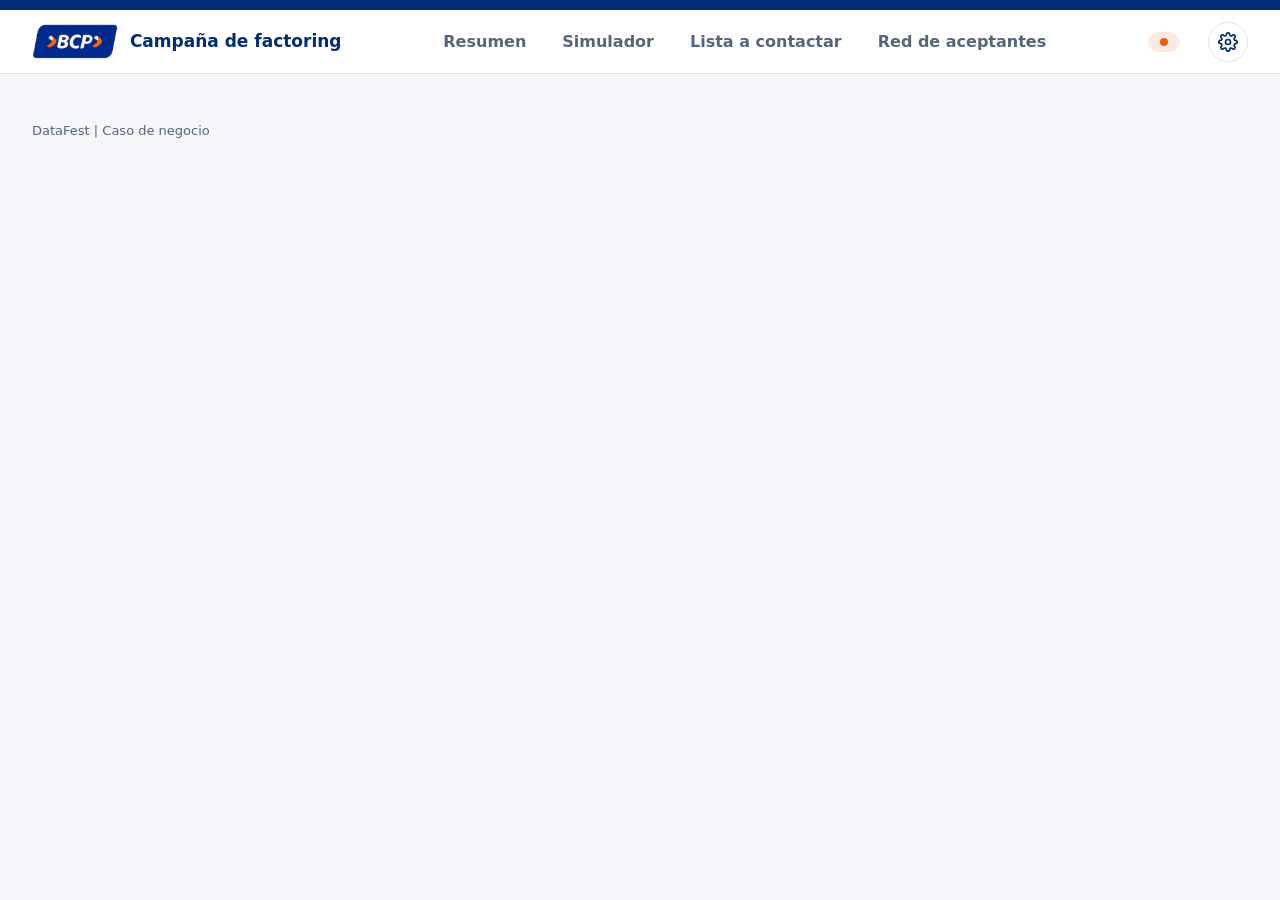
<file: index.html>
<!doctype html>
<html lang="es">
<head>
<meta charset="utf-8">
<meta name="viewport" content="width=device-width, initial-scale=1">
<title>Campaña Factoring</title>
<meta http-equiv="refresh" content="0; url=dashboard/index.html">
<style>body{margin:0;padding:32px 16px;background:#F5F7FA;color:#1D2939;font:16px/1.45 "Segoe UI",system-ui,sans-serif}a{color:#0B5CAB}</style>
</head>
<body>
<p>Abriendo el dashboard. Si no carga, <a href="dashboard/index.html">ábrelo aquí</a>.</p>
</body>
</html>
</file>
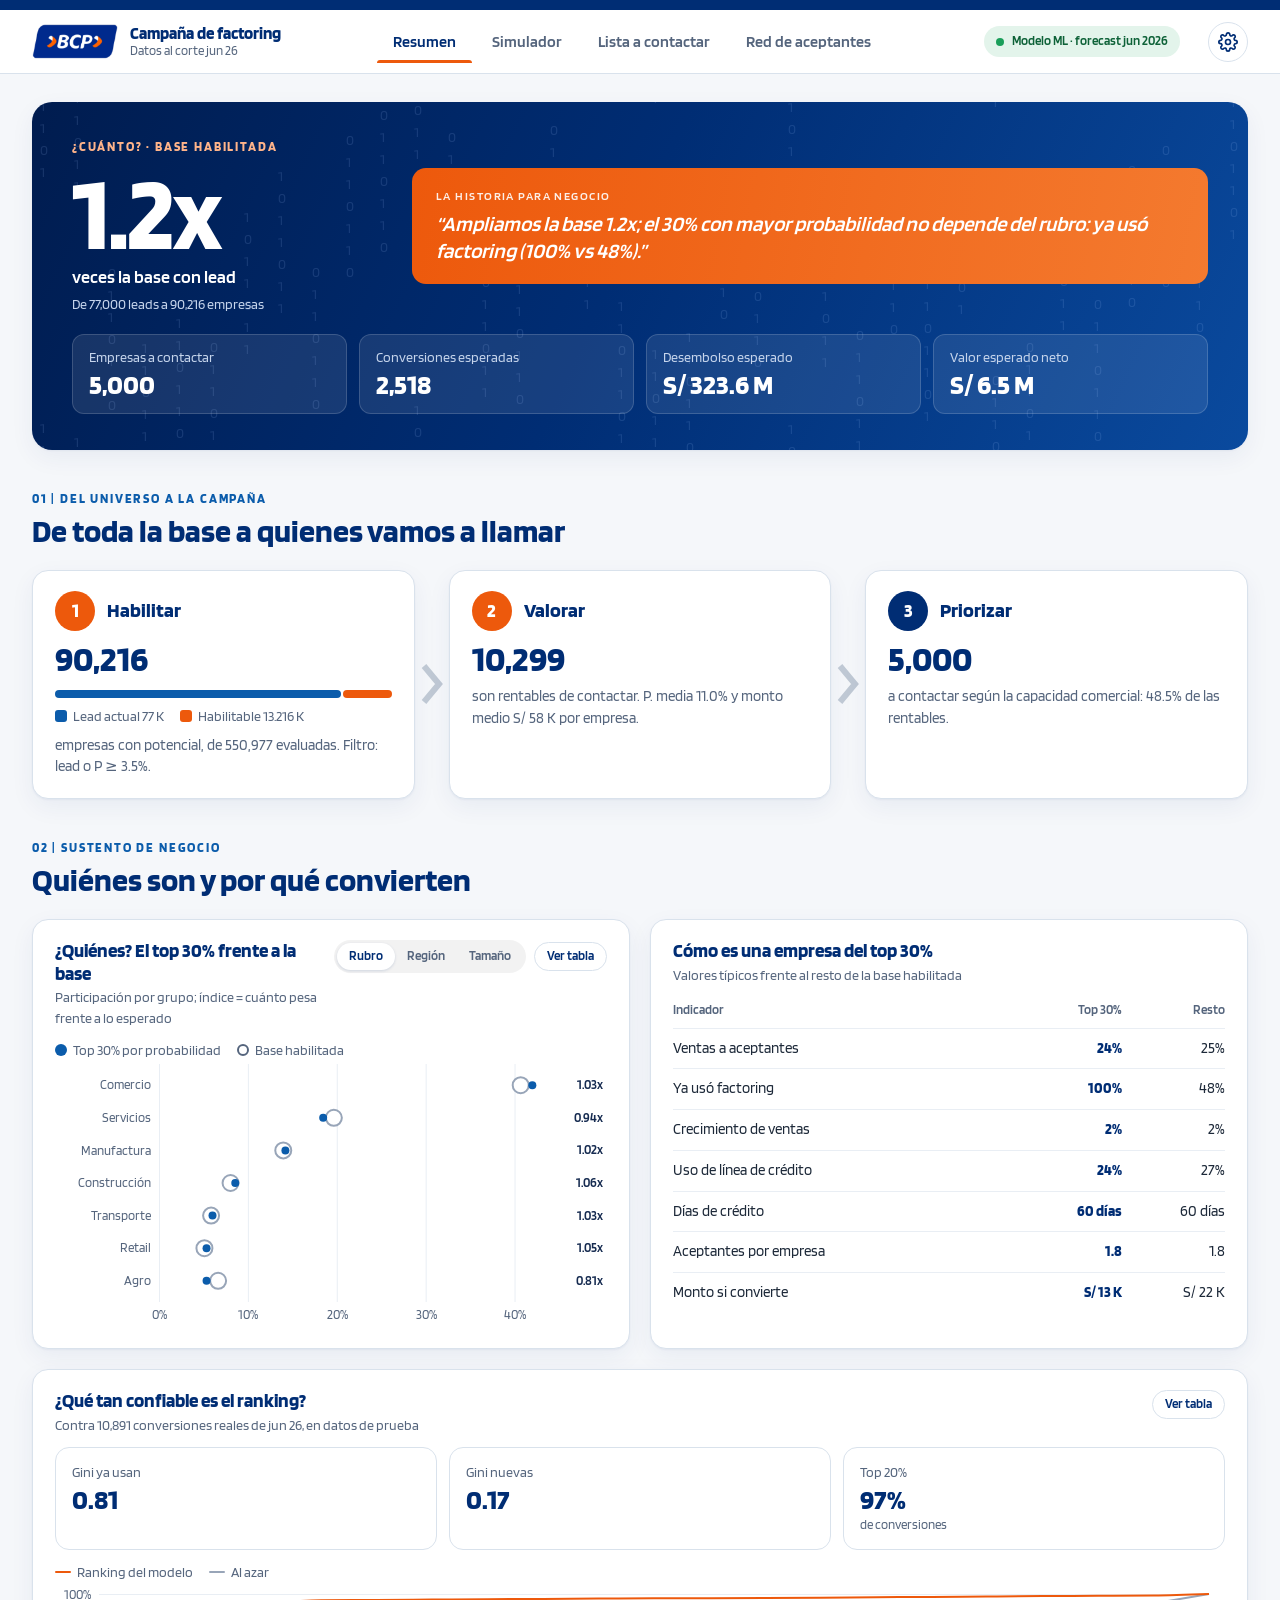
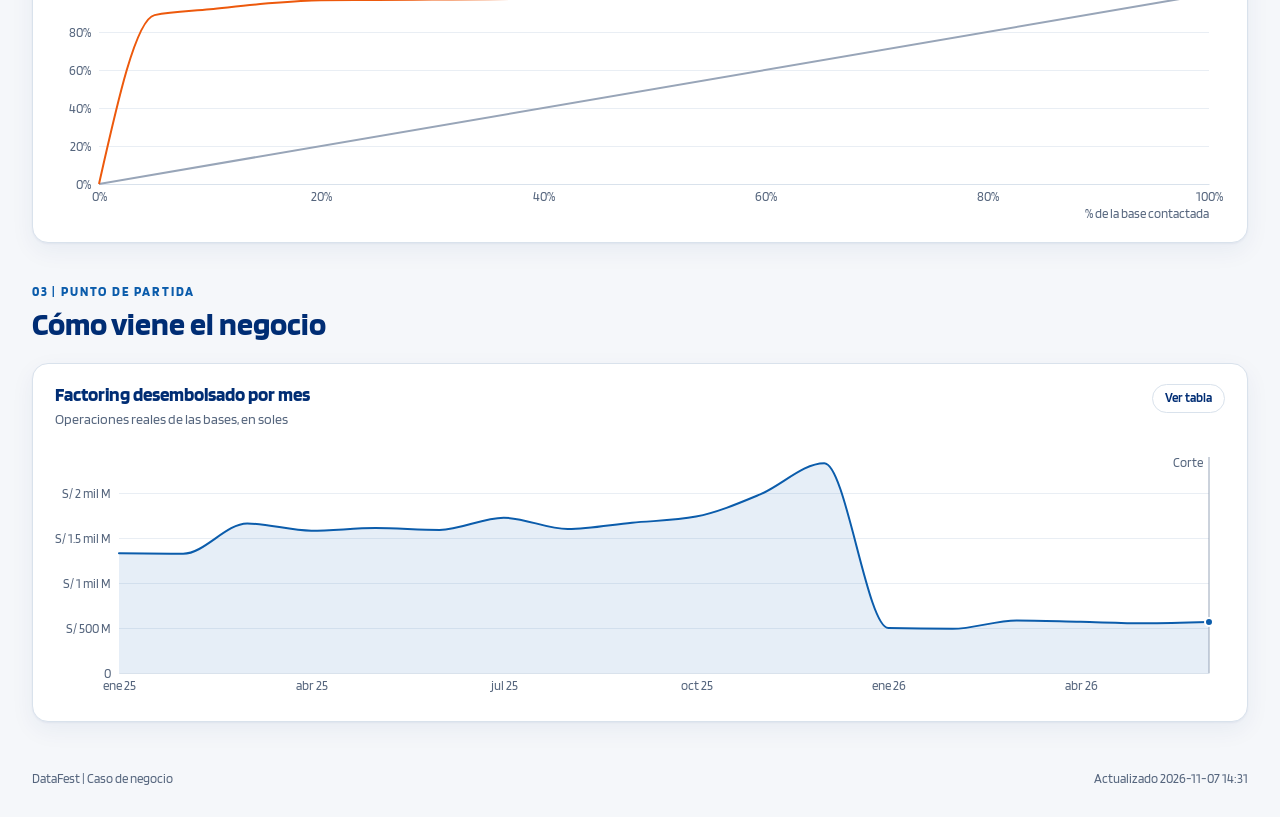
<file: dashboard/index.html>
<!doctype html>
<html lang="es">
<head>
<meta charset="utf-8">
<meta name="viewport" content="width=device-width, initial-scale=1">
<title>Campaña Factoring</title>
<link rel="stylesheet" href="assets/styles.css">
</head>
<body>
<div class="topband"></div>
<header class="appbar">
  <div class="brand">
    <img src="assets/logo-bcp.png" alt="BCP" width="87" height="35">
    <div class="brand-text"><strong id="brandTitulo">Campaña de factoring</strong><span id="brandSub"></span></div>
  </div>
  <nav class="tabs" role="tablist" aria-label="Secciones">
    <button role="tab" data-view="resumen">Resumen</button>
    <button role="tab" data-view="simulador">Simulador</button>
    <button role="tab" data-view="lista">Lista a contactar</button>
    <button role="tab" data-view="red">Red de aceptantes</button>
    <span class="tab-ink" aria-hidden="true"></span>
  </nav>
  <div id="modelBadge" class="badge"></div>
  <button id="btnAjustes" class="cfg-btn" type="button" aria-label="Ajustes del dashboard" title="Ajustes" aria-expanded="false" aria-controls="ajustes"><svg viewBox="0 0 24 24" width="20" height="20" fill="none" stroke="currentColor" stroke-width="2" stroke-linecap="round" stroke-linejoin="round" aria-hidden="true"><circle cx="12" cy="12" r="3"/><path d="M19.4 15a1.7 1.7 0 0 0 .3 1.9l.1.1a2 2 0 1 1-2.8 2.8l-.1-.1a1.7 1.7 0 0 0-2.9 1.2V21a2 2 0 1 1-4 0v-.1a1.7 1.7 0 0 0-2.9-1.2l-.1.1a2 2 0 1 1-2.8-2.8l.1-.1a1.7 1.7 0 0 0-1.2-2.9H3a2 2 0 1 1 0-4h.1a1.7 1.7 0 0 0 1.2-2.9l-.1-.1a2 2 0 1 1 2.8-2.8l.1.1a1.7 1.7 0 0 0 1.9.3h.1a1.7 1.7 0 0 0 1-1.5V3a2 2 0 1 1 4 0v.1a1.7 1.7 0 0 0 2.9 1.2l.1-.1a2 2 0 1 1 2.8 2.8l-.1.1a1.7 1.7 0 0 0-.3 1.9v.1a1.7 1.7 0 0 0 1.5 1H21a2 2 0 1 1 0 4h-.1a1.7 1.7 0 0 0-1.5 1z"/></svg></button>
</header>

<main>
  <section id="view-resumen" class="view" hidden></section>
  <section id="view-simulador" class="view" hidden></section>
  <section id="view-lista" class="view" hidden></section>
  <section id="view-red" class="view" hidden></section>
</main>

<footer class="foot">
  <span id="footMarca">DataFest | Caso de negocio</span>
  <span id="footInfo"></span>
</footer>

<div id="tooltip" class="tooltip" role="status" hidden></div>
<div id="scrim" class="scrim" hidden></div>
<aside id="drawer" class="drawer" aria-label="Ficha de empresa" aria-hidden="true" tabindex="-1"></aside>
<aside id="ajustes" class="drawer" role="dialog" aria-label="Ajustes del dashboard" aria-hidden="true" tabindex="-1"></aside>

<script src="vendor/d3.min.js"></script>
<script src="inputs/meta.js"></script>
<script src="inputs/resumen.js"></script>
<script src="inputs/simulador.js"></script>
<script src="inputs/lista.js"></script>
<script src="inputs/red.js"></script>
<script src="inputs/ajustes.js"></script>
<script src="assets/app.js"></script>
</body>
</html>
</file>
<file: dashboard/assets/styles.css>
@font-face{font-family:Blinker;font-weight:400;font-display:swap;src:url(../vendor/fonts/blinker-400.woff2) format("woff2")}
@font-face{font-family:Blinker;font-weight:600;font-display:swap;src:url(../vendor/fonts/blinker-600.woff2) format("woff2")}
@font-face{font-family:Blinker;font-weight:700;font-display:swap;src:url(../vendor/fonts/blinker-700.woff2) format("woff2")}

:root{
  --navy:#002D74;--navy-deep:#001C4F;--blue:#0B5CAB;--orange:#ED590C;--orange-ink:#C2470A;--green:#1A9E5A;
  --ink:#172C51;--text:#1D2939;--muted:#55657D;--line:#D9E2EC;--line-soft:#E9EEF4;
  --bg:#F5F7FA;--surface:#FFFFFF;--wash:#E8F1FA;--gray-fill:#F2F2F2;--neutral:#98A5B8;
  --g-a:#0B5CAB;--g-b:#ED590C;--g-c:#1A9E5A;
  --radius:16px;--shadow:0 1px 2px rgba(0,45,116,.05),0 8px 24px rgba(0,45,116,.06);
  --ease:cubic-bezier(.2,.8,.2,1);
}
*{box-sizing:border-box}
html{scroll-behavior:smooth}
body{margin:0;background:var(--bg);color:var(--text);font:400 16px/1.45 Blinker,"Segoe UI",system-ui,sans-serif;-webkit-font-smoothing:antialiased}
button,input,select{font:inherit;color:inherit}
h1,h2,h3,p{margin:0}
.num{font-variant-numeric:tabular-nums}
[hidden],[data-off]{display:none!important}

/* Barra superior: misma banda navy de las laminas de contenido */
.topband{height:10px;background:var(--navy)}
.appbar{position:sticky;top:0;z-index:20;display:flex;align-items:center;gap:28px;padding:10px 32px;background:rgba(255,255,255,.92);backdrop-filter:blur(10px);border-bottom:1px solid var(--line)}
.brand{display:flex;align-items:center;gap:12px;min-width:0}
.brand img{height:35px;width:auto;display:block}
.brand-text{display:flex;flex-direction:column;line-height:1.15;white-space:nowrap}
.brand-text strong{color:var(--navy);font-weight:700;font-size:17px}
.brand-text span{color:var(--muted);font-size:13px}
.tabs{position:relative;display:flex;gap:4px;margin:0 auto;overflow-x:auto;scrollbar-width:none}
.tabs button{appearance:none;border:0;background:none;padding:10px 16px;font-weight:600;color:var(--muted);cursor:pointer;white-space:nowrap;transition:color .2s}
.tabs button:hover{color:var(--navy)}
.tabs button[aria-selected=true]{color:var(--navy)}
.tab-ink{position:absolute;bottom:0;left:0;height:3px;width:0;border-radius:3px 3px 0 0;background:var(--orange);transition:transform .4s var(--ease),width .4s var(--ease)}
.badge{display:inline-flex;align-items:center;gap:8px;padding:6px 12px;border-radius:999px;font-size:13px;font-weight:600;white-space:nowrap;background:#FCEAE0;color:#8A3307}
.badge::before{content:"";width:8px;height:8px;border-radius:50%;background:var(--orange);animation:pulse 2.2s infinite}
.badge.real{background:#E3F4EB;color:#0E6238}
.badge.real::before{background:var(--green);animation:none}
@keyframes pulse{50%{opacity:.35}}

.cfg-btn{flex:none;display:grid;place-items:center;width:40px;height:40px;padding:0;border:1px solid var(--line);border-radius:50%;background:#fff;color:var(--navy);cursor:pointer;transition:background .2s,border-color .2s}
.cfg-btn:hover,.cfg-btn[aria-expanded=true]{background:var(--wash);border-color:#B9CCE3}

main{max-width:1320px;margin:0 auto;padding:0 32px 32px}
.view{padding-top:28px}
.foot{display:flex;justify-content:space-between;gap:16px;flex-wrap:wrap;max-width:1320px;margin:0 auto;padding:16px 32px 28px;color:var(--muted);font-size:13px}

/* Titulares estilo lamina */
.eyebrow{font-size:13px;font-weight:700;letter-spacing:.14em;color:var(--blue);text-transform:uppercase}
.h-title{font-size:32px;line-height:1.15;font-weight:700;color:var(--navy);margin:4px 0 6px}
.h-sub{color:var(--muted);max-width:760px}
.section-head{margin-bottom:20px}
.section-gap{margin-top:40px}

/* Hero */
.hero{position:relative;overflow:hidden;border-radius:20px;color:#fff;background:linear-gradient(115deg,var(--navy-deep) 0%,var(--navy) 48%,#0A4A9E 100%);padding:36px 40px;box-shadow:var(--shadow)}
.hero canvas{position:absolute;inset:0;width:100%;height:100%;pointer-events:none}
.hero-grid{position:relative;display:grid;grid-template-columns:minmax(240px,300px) 1fr;gap:40px;align-items:center}
.hero .eyebrow{color:#FFB48A}
.hero-figure{font-size:104px;line-height:.95;font-weight:700;letter-spacing:-.02em;margin:6px 0 2px}
.hero-label{font-weight:600;font-size:18px}
.hero-note{color:#C6D5EC;font-size:14px;margin-top:4px}
.pitch{position:relative;background:linear-gradient(100deg,var(--orange) 0%,#F47A2F 100%);border-radius:14px;padding:20px 24px;font-size:21px;line-height:1.3;font-style:italic;font-weight:600}
.pitch small{display:block;font-style:normal;font-weight:600;font-size:12px;letter-spacing:.12em;text-transform:uppercase;opacity:.9;margin-bottom:6px}
.hero-kpis{position:relative;display:grid;grid-template-columns:repeat(4,1fr);gap:12px;margin-top:20px}
.hero-kpi{background:rgba(255,255,255,.09);border:1px solid rgba(255,255,255,.16);border-radius:12px;padding:12px 16px}
.hero-kpi span{display:block;color:#C6D5EC;font-size:14px}
.hero-kpi b{font-size:28px;font-weight:700;line-height:1.2}

/* Tarjetas */
.grid{display:grid;gap:20px}
.g2{grid-template-columns:repeat(2,minmax(0,1fr))}
.g3{grid-template-columns:repeat(3,minmax(0,1fr))}
.g-53{grid-template-columns:minmax(0,5fr) minmax(0,3fr)}
.card{background:var(--surface);border:1px solid var(--line);border-radius:var(--radius);padding:20px 22px;box-shadow:var(--shadow);min-width:0}
.card-head{display:flex;flex-wrap:wrap;justify-content:space-between;align-items:flex-start;gap:8px 12px;margin-bottom:12px}
.card-head>div:first-child{flex:1 1 200px;min-width:0}
.card h3{color:var(--navy);font-size:19px;font-weight:700;line-height:1.2}
.card .sub{color:var(--muted);font-size:14px;margin-top:2px}
.ghost{appearance:none;border:1px solid var(--line);background:#fff;border-radius:999px;padding:4px 12px;font-size:13px;font-weight:600;color:var(--navy);cursor:pointer;white-space:nowrap;transition:background .2s,border-color .2s}
.ghost:hover{background:var(--wash);border-color:#B9CCE3}
.reveal{opacity:0;transform:translateY(14px)}
.reveal.in{opacity:1;transform:none;transition:opacity .6s var(--ease),transform .6s var(--ease)}

/* Etapas Habilitar / Valorar / Priorizar */
.stages{display:grid;grid-template-columns:1fr 34px 1fr 34px 1fr;align-items:stretch}
.stage{background:#fff;border:1px solid var(--line);border-radius:var(--radius);padding:20px 22px;box-shadow:var(--shadow)}
.stage-top{display:flex;align-items:center;gap:12px;margin-bottom:8px}
.dot-n{flex:none;display:grid;place-items:center;width:40px;height:40px;border-radius:50%;background:var(--orange);color:#fff;font-weight:700;font-size:19px}
.stage:last-of-type .dot-n{background:var(--navy)}
.stage h3{color:var(--navy);font-size:20px;font-weight:700}
.stage .big{font-size:36px;font-weight:700;color:var(--navy);line-height:1.1}
.stage p{color:var(--muted);font-size:15px;margin-top:8px}
.chev{display:grid;place-items:center;color:#BFC8D4}
.chev svg{width:22px;height:40px}

.seg-thin{display:flex;gap:2px;height:8px;margin:12px 0 8px}
.seg-thin i{display:block;height:100%;border-radius:999px;transition:flex-grow .5s var(--ease)}
.legend{display:flex;flex-wrap:wrap;gap:6px 16px;font-size:14px;color:var(--muted)}
.legend span{display:inline-flex;align-items:center;gap:6px}
.legend i{display:inline-block;width:12px;height:12px;border-radius:3px}
.legend i.line{height:2px;width:16px;border-radius:2px}
.legend i.round{border-radius:50%}
.legend i.hollow{background:#fff!important;border:2px solid var(--muted);border-radius:50%}

.tall-seg{display:flex;gap:2px;height:28px;margin:8px 0}
.tall-seg div{border-radius:4px;color:#fff;font-size:13px;font-weight:600;display:flex;align-items:center;padding-left:8px;overflow:hidden;white-space:nowrap;transition:flex-grow .35s var(--ease);min-width:0}

/* Tiles */
.tiles{display:grid;gap:12px}
.t4{grid-template-columns:repeat(4,minmax(0,1fr))}
.t3{grid-template-columns:repeat(3,minmax(0,1fr))}
.tile{background:#fff;border:1px solid var(--line);border-radius:14px;padding:14px 16px;min-width:0}
.tile span{display:block;color:var(--muted);font-size:14px}
.tile b{display:block;color:var(--navy);font-size:28px;font-weight:700;line-height:1.2}
.tile em{display:block;font-style:normal;font-size:13px;color:var(--muted)}
.tile.accent{background:var(--navy);border-color:var(--navy)}
.tile.accent span,.tile.accent em{color:#C6D5EC}
.tile.accent b{color:#fff}

.callout{background:var(--wash);border-radius:12px;padding:12px 16px;color:var(--navy);font-weight:600}
.callout.left{border-left:6px solid var(--navy);border-radius:0 12px 12px 0;background:var(--gray-fill);font-weight:400;color:var(--text)}
.callout b{color:var(--navy)}

.switch{display:inline-flex;background:var(--gray-fill);border-radius:999px;padding:3px}
.switch button{appearance:none;border:0;background:none;padding:4px 12px;font-size:13px;font-weight:600;color:var(--muted);border-radius:999px;cursor:pointer}
.switch button[aria-pressed=true]{background:#fff;color:var(--navy);box-shadow:0 1px 3px rgba(0,45,116,.15)}

.perfil{width:100%;border-collapse:collapse;font-size:15px}
.perfil th{font-size:13px;font-weight:600;color:var(--muted);text-align:right;padding:4px 0 8px}
.perfil th:first-child{text-align:left}
.perfil td{padding:9px 0;border-top:1px solid var(--line-soft);text-align:right}
.perfil td:first-child{text-align:left;color:var(--text)}
.perfil td.hl{font-weight:700;color:var(--navy)}

/* Simulador */
.sim-layout{display:grid;grid-template-columns:320px minmax(0,1fr);gap:20px;align-items:start}
.panel{position:sticky;top:78px;background:#fff;border:1px solid var(--line);border-radius:var(--radius);padding:20px;box-shadow:var(--shadow)}
.panel h3{color:var(--navy);font-size:19px;margin-bottom:12px}
.ctl{margin-bottom:16px}
.ctl-top{display:flex;justify-content:space-between;align-items:baseline;gap:8px}
.ctl label{font-weight:600;font-size:15px;color:var(--ink)}
.ctl output{font-weight:700;color:var(--navy);font-size:17px}
.ctl small{display:block;color:var(--muted);font-size:13px;line-height:1.3}
input[type=range]{--p:50%;appearance:none;-webkit-appearance:none;width:100%;height:24px;background:none;margin:2px 0;cursor:pointer}
input[type=range]::-webkit-slider-runnable-track{height:6px;border-radius:6px;background:linear-gradient(90deg,var(--orange) var(--p),var(--line) var(--p))}
input[type=range]::-moz-range-track{height:6px;border-radius:6px;background:linear-gradient(90deg,var(--orange) var(--p),var(--line) var(--p))}
input[type=range]::-webkit-slider-thumb{-webkit-appearance:none;width:20px;height:20px;margin-top:-7px;border-radius:50%;background:#fff;border:4px solid var(--orange);box-shadow:0 1px 4px rgba(0,0,0,.2);transition:transform .15s}
input[type=range]::-moz-range-thumb{width:13px;height:13px;border-radius:50%;background:#fff;border:4px solid var(--orange)}
input[type=range]:hover::-webkit-slider-thumb{transform:scale(1.15)}
.check{display:flex;gap:10px;align-items:flex-start;margin-bottom:10px;cursor:pointer;font-size:15px}
.check input{margin-top:3px;accent-color:var(--orange);width:17px;height:17px}
.check small{display:block;color:var(--muted);font-size:13px;line-height:1.3}
.stack{display:grid;gap:20px;min-width:0}
.alert{display:flex;gap:10px;background:#FCEAE0;border-radius:12px;padding:10px 14px;color:#6F2905;font-size:15px}

/* Lista */
.filters{position:sticky;top:60px;z-index:10;display:flex;flex-wrap:wrap;gap:10px;align-items:center;padding:10px 0;background:var(--bg)}
.chipset{display:inline-flex;gap:6px}
.chip{appearance:none;display:inline-flex;align-items:center;gap:6px;border:1px solid var(--line);background:#fff;border-radius:999px;padding:6px 12px;font-weight:600;font-size:14px;color:var(--muted);cursor:pointer;transition:all .2s}
.chip i{width:10px;height:10px;border-radius:50%;background:var(--neutral)}
.chip[aria-pressed=true]{border-color:var(--navy);color:var(--navy);background:var(--wash)}
.select,.search{border:1px solid var(--line);background:#fff;border-radius:10px;padding:7px 10px;font-size:14px;min-width:0}
.search{width:130px}
.spacer{flex:1}
.btn{appearance:none;border:0;border-radius:10px;background:var(--navy);color:#fff;font-weight:600;padding:8px 14px;cursor:pointer;transition:background .2s,transform .15s}
.btn:hover{background:#0A4A9E}
.btn:active{transform:scale(.98)}

.tbl-wrap{overflow-x:auto}
table.data{width:100%;border-collapse:collapse;font-size:15px}
table.data th{position:relative;text-align:left;font-size:13px;font-weight:600;color:var(--muted);padding:8px 10px;border-bottom:1px solid var(--line);white-space:nowrap}
table.data th[data-k]{cursor:pointer}
table.data th[data-k]:hover{color:var(--navy)}
table.data th.sorted{color:var(--navy)}
table.data th.r,table.data td.r{text-align:right}
table.data td{padding:9px 10px;border-bottom:1px solid var(--line-soft);white-space:nowrap;font-variant-numeric:tabular-nums}
table.data tbody tr{cursor:pointer;transition:background .15s}
table.data tbody tr:hover{background:var(--wash)}
table.data tbody tr.fuera{color:var(--muted)}
table.data tbody tr.limite td{padding:6px 10px;background:#FCEAE0;color:#6F2905;font-size:13px;font-weight:600;cursor:default}
table.plain tbody tr{cursor:default}
td.motivo{white-space:normal;min-width:220px;color:var(--muted);font-size:14px}
.pill{display:inline-flex;align-items:center;gap:6px;font-size:14px}
.pill i{width:9px;height:9px;border-radius:50%}
.pbar{display:inline-block;vertical-align:middle;width:46px;height:6px;border-radius:6px;background:var(--line-soft);margin-right:8px;overflow:hidden}
.pbar i{display:block;height:100%;background:var(--blue);border-radius:6px}
.pager{display:flex;justify-content:space-between;align-items:center;gap:12px;padding-top:12px;color:var(--muted);font-size:14px}
.pager div{display:flex;gap:6px}

/* Red */
.red-layout{display:grid;grid-template-columns:300px minmax(0,1fr);gap:20px;align-items:start}
.anchors{display:flex;flex-direction:column;gap:4px;max-height:640px;overflow-y:auto;padding-right:4px}
.anchor{appearance:none;text-align:left;border:1px solid transparent;background:none;border-radius:10px;padding:8px 10px;cursor:pointer;transition:background .2s,border-color .2s}
.anchor:hover{background:var(--wash)}
.anchor[aria-pressed=true]{background:var(--wash);border-color:#B9CCE3}
.anchor-row{display:flex;justify-content:space-between;gap:8px;font-size:14px}
.anchor-row b{color:var(--navy);font-weight:700}
.anchor-bar{height:4px;border-radius:4px;background:var(--line-soft);margin-top:6px}
.anchor-bar i{display:block;height:100%;border-radius:4px;background:var(--orange);transition:width .7s var(--ease)}
.graph{position:relative;width:100%}
.graph svg circle{transition:r .2s}

/* Ficha lateral */
.scrim{position:fixed;inset:0;z-index:40;background:rgba(0,28,79,.35);opacity:0;transition:opacity .3s}
.scrim.on{opacity:1}
.drawer{position:fixed;top:0;right:0;bottom:0;z-index:50;width:min(460px,100vw);background:#fff;box-shadow:-12px 0 40px rgba(0,28,79,.2);transform:translateX(102%);transition:transform .4s var(--ease);overflow-y:auto;visibility:hidden}
.drawer.on{transform:none;visibility:visible}
.dr-head{background:linear-gradient(115deg,var(--navy-deep),var(--navy));color:#fff;padding:20px 24px}
.dr-head h2{font-size:26px;font-weight:700}
.dr-head p{color:#C6D5EC;font-size:15px}
.dr-close{float:right;appearance:none;border:0;border-radius:50%;width:34px;height:34px;background:rgba(255,255,255,.14);color:#fff;font-size:20px;line-height:1;cursor:pointer}
.dr-body{padding:20px 24px}
.dr-body h4{margin:20px 0 8px;font-size:13px;letter-spacing:.1em;text-transform:uppercase;color:var(--blue)}
.motivos{list-style:none;margin:0;padding:0}
.motivos li{position:relative;padding:6px 0 6px 22px;border-top:1px solid var(--line-soft)}
.motivos li:first-child{border:0}
.motivos li::before{content:"";position:absolute;left:2px;top:13px;width:8px;height:8px;border-right:3px solid var(--orange);border-top:3px solid var(--orange);transform:rotate(45deg)}
.dl{display:grid;grid-template-columns:1fr 1fr;gap:8px 16px;font-size:15px}
.dl div span{display:block;color:var(--muted);font-size:13px}
.dr-body .tile b{font-size:22px}
.link{appearance:none;border:0;background:none;padding:0;color:var(--blue);font-weight:600;cursor:pointer;text-decoration:underline}

/* Ajustes: sin velo, para ver el resultado mientras se edita */
#ajustes{z-index:45}
.solo{grid-template-columns:minmax(0,1fr)!important}
.ancho{grid-column:1/-1}
.aj-campo{display:block;margin-bottom:10px;font-size:14px;color:var(--muted)}
.aj-campo span{display:block;margin-bottom:4px}
.aj-input{width:100%;min-width:0;height:36px;padding:0 12px;border:1px solid var(--line);border-radius:10px;background:#fff;color:var(--text);font-size:15px}
.aj-input:disabled{background:var(--gray-fill)}
.aj-tab{padding:12px 0;border-top:1px solid var(--line-soft)}
.aj-tab:first-of-type{border-top:0;padding-top:0}
.aj-tab-top{display:flex;align-items:center;gap:12px}
.aj-secs{display:grid;gap:2px;margin:8px 0 0 54px}
.aj-sw{display:flex;align-items:center;gap:10px;min-height:32px;cursor:pointer;font-size:15px;line-height:1.25}
.aj-sw input{position:absolute;opacity:0;width:1px;height:1px}
.aj-sw i{flex:none;position:relative;width:42px;height:24px;border-radius:12px;background:#B9C5D6;transition:background .2s}
.aj-sw i::after{content:"";position:absolute;top:3px;left:3px;width:18px;height:18px;border-radius:50%;background:#fff;box-shadow:0 1px 2px rgba(0,28,79,.3);transition:transform .2s var(--ease)}
.aj-sw input:checked+i{background:var(--blue)}
.aj-sw input:checked+i::after{transform:translateX(18px)}
.aj-sw input:focus-visible+i{outline:2px solid var(--orange);outline-offset:2px}
.aj-sw:has(input:disabled){cursor:not-allowed;opacity:.55}
.aj-secs .aj-sw{font-size:14px;color:var(--text)}
.aj-secs .aj-sw i{width:34px;height:20px;border-radius:10px}
.aj-secs .aj-sw i::after{width:14px;height:14px}
.aj-secs .aj-sw input:checked+i::after{transform:translateX(14px)}
.aj-pasos{margin:12px 0;padding-left:20px;font-size:15px}
.aj-pasos li{padding:2px 0}
.aj-nota{color:var(--muted);font-size:14px;margin-bottom:10px}
.aj-acciones{display:flex;flex-wrap:wrap;align-items:center;gap:10px}

/* Graficos */
.chart{position:relative;width:100%}
.chart svg{display:block;width:100%;overflow:visible}
.axis text{font:400 13px Blinker,"Segoe UI",sans-serif;fill:var(--muted)}
.axis path,.axis line{stroke:var(--line)}
.grid-l line{stroke:var(--line-soft)}
.grid-l path{stroke:none}
.lbl{font:600 13px Blinker,"Segoe UI",sans-serif;fill:var(--ink)}
.lbl-m{font:400 13px Blinker,"Segoe UI",sans-serif;fill:var(--muted)}
.tooltip{position:fixed;z-index:60;pointer-events:none;max-width:280px;background:#fff;border:1px solid var(--line);border-radius:10px;padding:8px 12px;box-shadow:0 8px 24px rgba(0,28,79,.18);font-size:14px}
.tooltip .t{color:var(--muted);font-size:13px;margin-bottom:2px}
.tooltip .r{display:flex;align-items:center;gap:8px}
.tooltip .r i{width:14px;height:2px;border-radius:2px;flex:none}
.tooltip .r b{color:var(--ink);font-weight:700;font-variant-numeric:tabular-nums}
.tooltip .r span{color:var(--muted)}
:focus-visible{outline:2px solid var(--orange);outline-offset:2px;border-radius:4px}

@media (max-width:1100px){
  .hero-grid,.sim-layout,.red-layout,.g-53{grid-template-columns:minmax(0,1fr)}
  .panel{position:static}
  .anchors{flex-direction:row;overflow-x:auto;max-height:none}
  .anchor{min-width:190px}
  .appbar{flex-wrap:wrap;gap:8px 16px;position:static}
  .cfg-btn{margin-left:auto}
  .tabs{order:3;width:100%;margin:0}
  .filters{position:static}
}
@media (max-width:760px){
  main{padding:0 16px 24px}.appbar{padding:10px 16px}.foot{padding:12px 16px 20px}
  .g2,.g3,.t4,.t3{grid-template-columns:repeat(2,minmax(0,1fr))}
  .g2,.g3{grid-template-columns:minmax(0,1fr)}
  .hero{padding:24px 20px}.hero-figure{font-size:72px}.pitch{font-size:18px}
  .hero-kpis{grid-template-columns:repeat(2,1fr)}
  .stages{grid-template-columns:1fr}.chev{transform:rotate(90deg);height:30px}
  .h-title{font-size:26px}
  .brand-text span{display:none}
}
@media (prefers-reduced-motion:reduce){
  *,*::before,*::after{animation:none!important;transition:none!important}
  .reveal{opacity:1;transform:none}
  html{scroll-behavior:auto}
}
</file>
